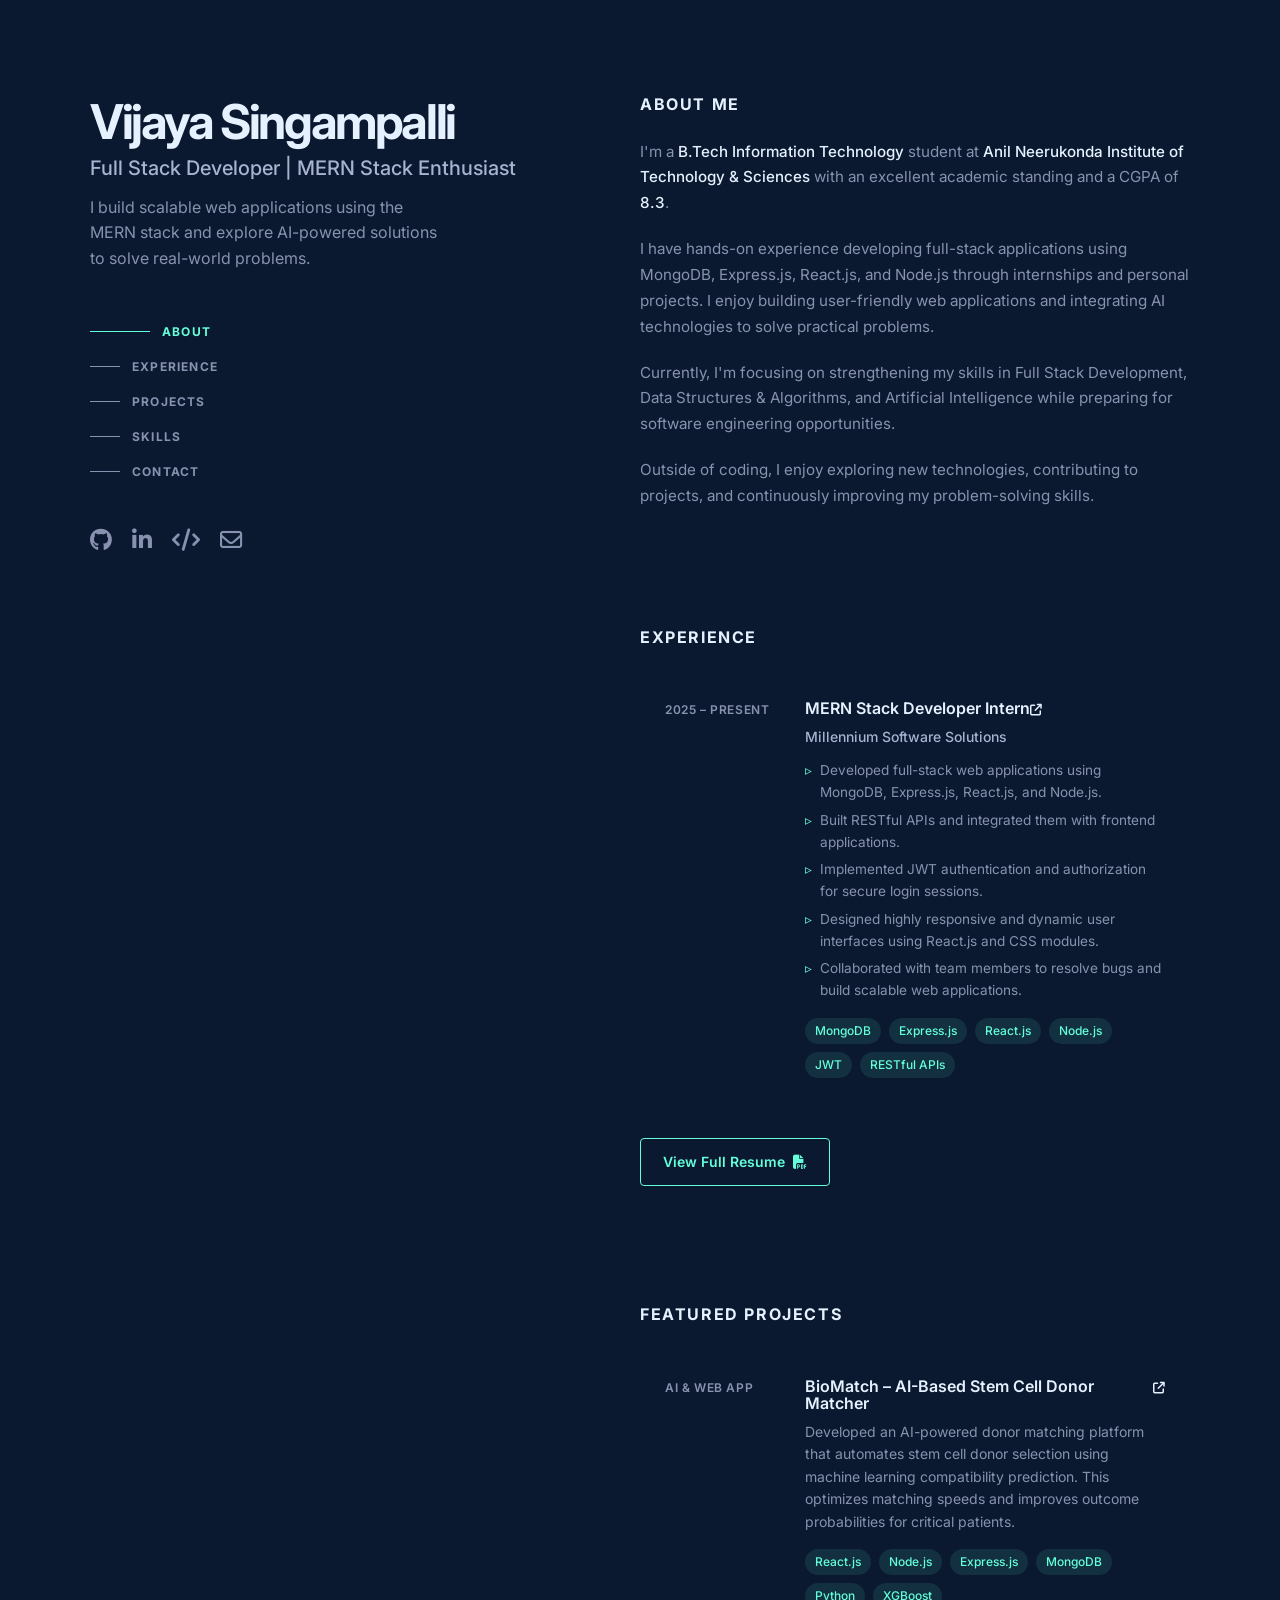
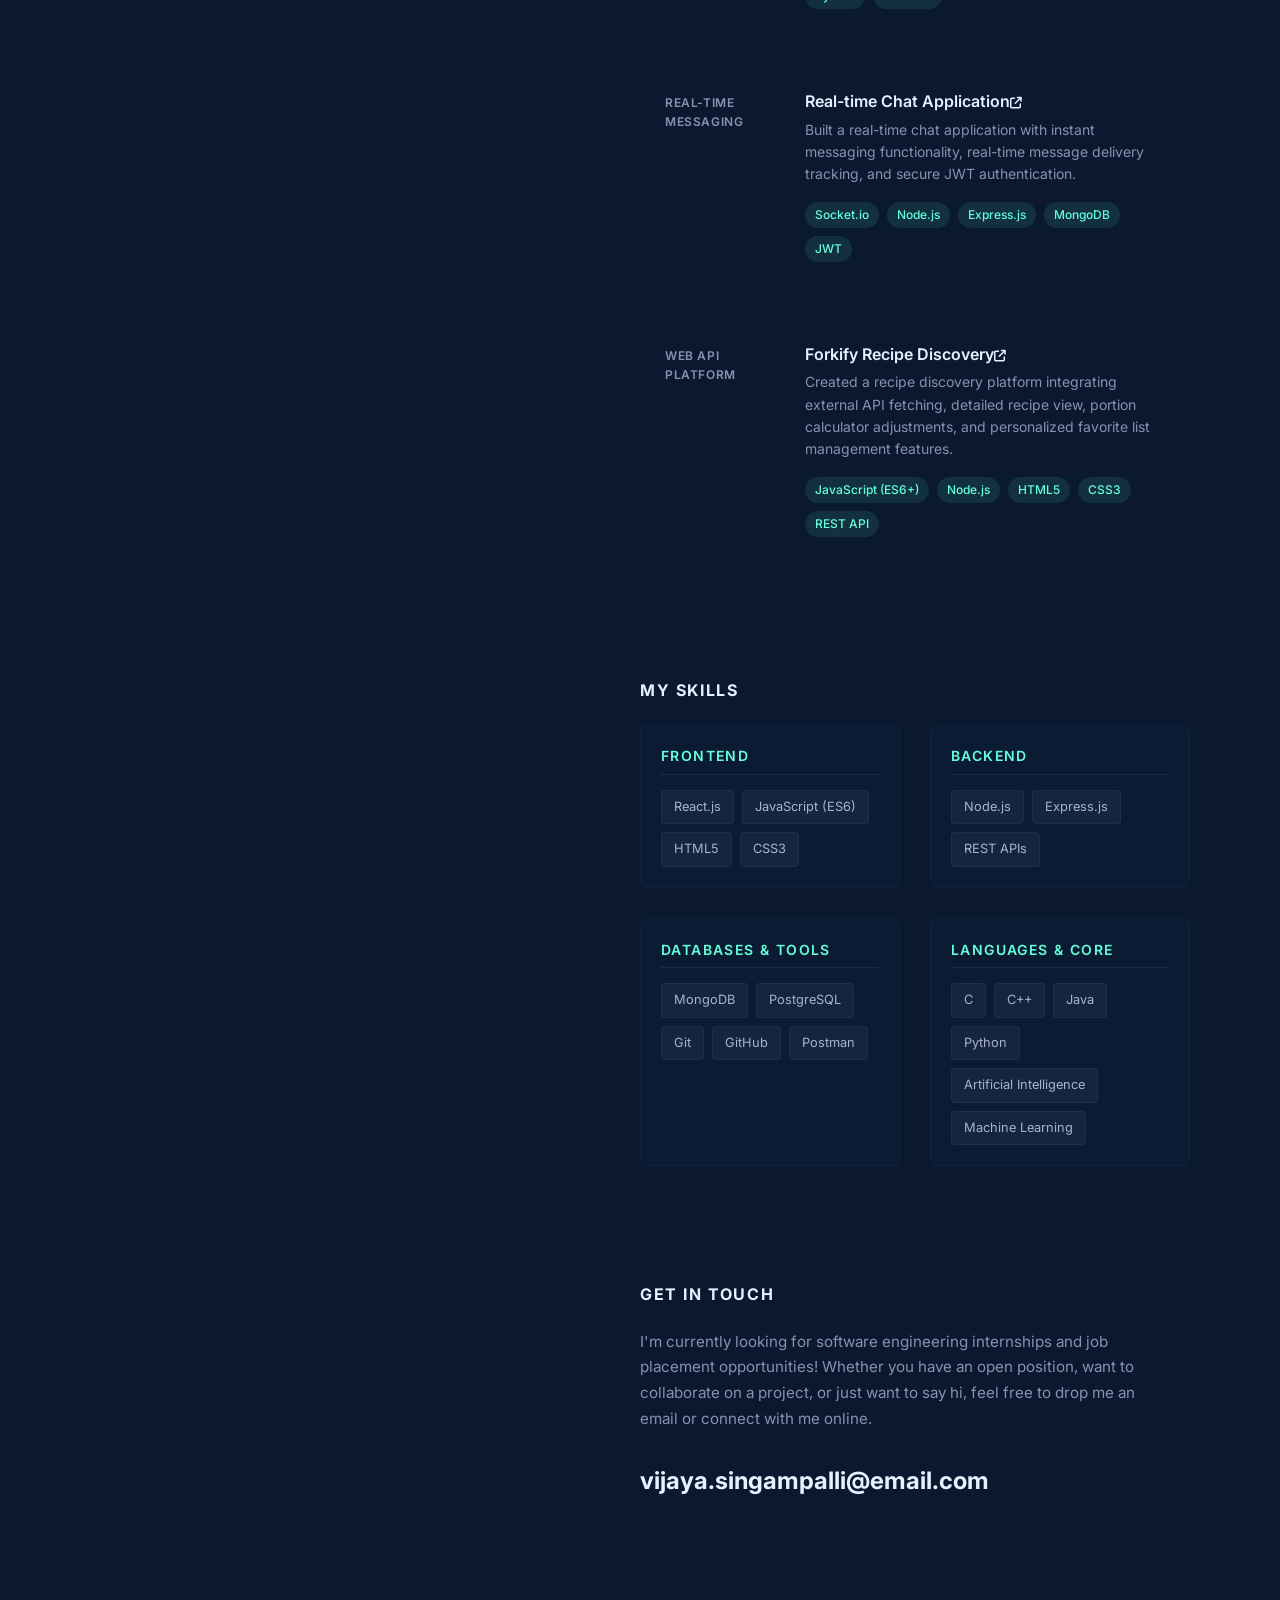
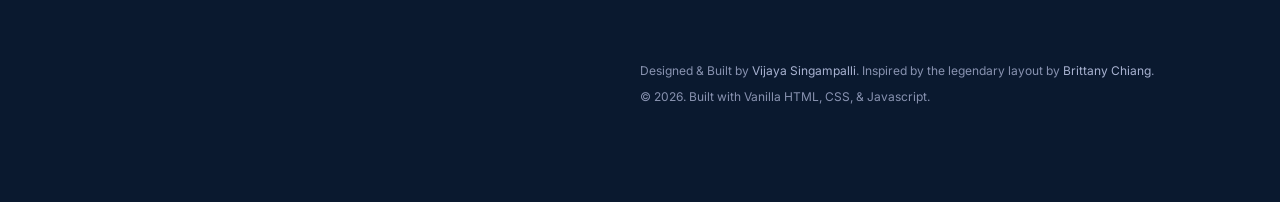
<file: vijaya-portfolio/index.html>
<!DOCTYPE html>
<html lang="en">
<head>
  <meta charset="UTF-8">
  <meta name="viewport" content="width=device-width, initial-scale=1.0">
  <title>Vijaya Singampalli | MERN Stack Developer</title>
  <meta name="description" content="Portfolio of Vijaya Singampalli, a B.Tech IT student & MERN Stack Developer specializing in building scalable web applications and AI-powered solutions.">
  
  <!-- FontAwesome for Social Icons -->
  <link rel="stylesheet" href="https://cdnjs.cloudflare.com/ajax/libs/font-awesome/6.4.0/css/all.min.css">
  
  <!-- Custom Stylesheet -->
  <link rel="stylesheet" href="style.css">
</head>
<body>

  <div class="container">
    
    <!-- Fixed Left Sidebar for Desktop -->
    <header class="sidebar">
      <div class="sidebar-content">
        <!-- Hero Details -->
        <div>
          <h1 class="hero-name">Vijaya Singampalli</h1>
          <h2 class="hero-title">Full Stack Developer | MERN Stack Enthusiast</h2>
          <p class="hero-desc">
            I build scalable web applications using the MERN stack and explore AI-powered solutions to solve real-world problems.
          </p>
          
          <!-- Navigation (Hidden on mobile) -->
          <nav class="nav-menu">
            <a href="#about" class="nav-item active">
              <span class="nav-line"></span>
              <span>About</span>
            </a>
            <a href="#experience" class="nav-item">
              <span class="nav-line"></span>
              <span>Experience</span>
            </a>
            <a href="#projects" class="nav-item">
              <span class="nav-line"></span>
              <span>Projects</span>
            </a>
            <a href="#skills" class="nav-item">
              <span class="nav-line"></span>
              <span>Skills</span>
            </a>
            <a href="#contact" class="nav-item">
              <span class="nav-line"></span>
              <span>Contact</span>
            </a>
          </nav>
        </div>
        
        <!-- Social Connections -->
        <div class="social-links">
          <a href="https://github.com" target="_blank" rel="noopener noreferrer" class="social-icon" title="GitHub" id="github-link">
            <i class="fab fa-github"></i>
          </a>
          <a href="https://linkedin.com" target="_blank" rel="noopener noreferrer" class="social-icon" title="LinkedIn" id="linkedin-link">
            <i class="fab fa-linkedin-in"></i>
          </a>
          <a href="https://leetcode.com" target="_blank" rel="noopener noreferrer" class="social-icon" title="LeetCode" id="leetcode-link">
            <i class="fas fa-code"></i>
          </a>
          <a href="mailto:vijaya.singampalli@email.com" class="social-icon" title="Email" id="email-link">
            <i class="far fa-envelope"></i>
          </a>
        </div>
      </div>
    </header>

    <!-- Scrollable Right Content Panel -->
    <main class="main-content">
      
      <!-- ABOUT SECTION -->
      <section id="about" class="fade-in">
        <div class="mobile-section-header">About</div>
        <h2 class="section-heading">About Me</h2>
        <div class="about-text">
          <p>
            I'm a <strong>B.Tech Information Technology</strong> student at <strong>Anil Neerukonda Institute of Technology & Sciences</strong> with an excellent academic standing and a CGPA of <strong>8.3</strong>.
          </p>
          <p>
            I have hands-on experience developing full-stack applications using MongoDB, Express.js, React.js, and Node.js through internships and personal projects. I enjoy building user-friendly web applications and integrating AI technologies to solve practical problems.
          </p>
          <p>
            Currently, I'm focusing on strengthening my skills in Full Stack Development, Data Structures & Algorithms, and Artificial Intelligence while preparing for software engineering opportunities.
          </p>
          <p>
            Outside of coding, I enjoy exploring new technologies, contributing to projects, and continuously improving my problem-solving skills.
          </p>
        </div>
      </section>

      <!-- EXPERIENCE SECTION -->
      <section id="experience" class="fade-in">
        <div class="mobile-section-header">Experience</div>
        <h2 class="section-heading">Experience</h2>
        <div class="card-list">
          
          <div class="card-item">
            <div class="card-time">2025 – Present</div>
            <div>
              <h3 class="card-header">
                <a href="https://millenniumsoftwaresolutions.com" target="_blank" rel="noopener noreferrer">
                  MERN Stack Developer Intern <i class="fas fa-arrow-up-right-from-square"></i>
                </a>
              </h3>
              <div class="card-subtitle">Millennium Software Solutions</div>
              <ul class="card-desc-list">
                <li>Developed full-stack web applications using MongoDB, Express.js, React.js, and Node.js.</li>
                <li>Built RESTful APIs and integrated them with frontend applications.</li>
                <li>Implemented JWT authentication and authorization for secure login sessions.</li>
                <li>Designed highly responsive and dynamic user interfaces using React.js and CSS modules.</li>
                <li>Collaborated with team members to resolve bugs and build scalable web applications.</li>
              </ul>
              <div class="tag-list">
                <span class="tag">MongoDB</span>
                <span class="tag">Express.js</span>
                <span class="tag">React.js</span>
                <span class="tag">Node.js</span>
                <span class="tag">JWT</span>
                <span class="tag">RESTful APIs</span>
              </div>
            </div>
          </div>
          
        </div>
        
        <div style="margin-top: 25px;">
          <a href="resume.html" class="resume-btn" id="view-resume-btn">
            View Full Resume <i class="fas fa-file-pdf"></i>
          </a>
        </div>
      </section>

      <!-- PROJECTS SECTION -->
      <section id="projects" class="fade-in">
        <div class="mobile-section-header">Projects</div>
        <h2 class="section-heading">Featured Projects</h2>
        <div class="card-list">
          
          <!-- BioMatch Project -->
          <div class="card-item">
            <div class="card-time">AI & Web App</div>
            <div>
              <h3 class="card-header">
                <a href="#biomatch" id="project-biomatch-title">
                  BioMatch – AI-Based Stem Cell Donor Matcher <i class="fas fa-arrow-up-right-from-square"></i>
                </a>
              </h3>
              <p class="card-desc">
                Developed an AI-powered donor matching platform that automates stem cell donor selection using machine learning compatibility prediction. This optimizes matching speeds and improves outcome probabilities for critical patients.
              </p>
              <div class="tag-list">
                <span class="tag">React.js</span>
                <span class="tag">Node.js</span>
                <span class="tag">Express.js</span>
                <span class="tag">MongoDB</span>
                <span class="tag">Python</span>
                <span class="tag">XGBoost</span>
              </div>
            </div>
          </div>

          <!-- Chat Application -->
          <div class="card-item">
            <div class="card-time">Real-time Messaging</div>
            <div>
              <h3 class="card-header">
                <a href="#chatapp" id="project-chatapp-title">
                  Real-time Chat Application <i class="fas fa-arrow-up-right-from-square"></i>
                </a>
              </h3>
              <p class="card-desc">
                Built a real-time chat application with instant messaging functionality, real-time message delivery tracking, and secure JWT authentication.
              </p>
              <div class="tag-list">
                <span class="tag">Socket.io</span>
                <span class="tag">Node.js</span>
                <span class="tag">Express.js</span>
                <span class="tag">MongoDB</span>
                <span class="tag">JWT</span>
              </div>
            </div>
          </div>

          <!-- Forkify Website -->
          <div class="card-item">
            <div class="card-time">Web API Platform</div>
            <div>
              <h3 class="card-header">
                <a href="#forkify" id="project-forkify-title">
                  Forkify Recipe Discovery <i class="fas fa-arrow-up-right-from-square"></i>
                </a>
              </h3>
              <p class="card-desc">
                Created a recipe discovery platform integrating external API fetching, detailed recipe view, portion calculator adjustments, and personalized favorite list management features.
              </p>
              <div class="tag-list">
                <span class="tag">JavaScript (ES6+)</span>
                <span class="tag">Node.js</span>
                <span class="tag">HTML5</span>
                <span class="tag">CSS3</span>
                <span class="tag">REST API</span>
              </div>
            </div>
          </div>

        </div>
      </section>

      <!-- SKILLS SECTION -->
      <section id="skills" class="fade-in">
        <div class="mobile-section-header">Skills</div>
        <h2 class="section-heading">My Skills</h2>
        <div class="skills-grid">
          
          <div class="skill-category">
            <div class="skill-category-title">Frontend</div>
            <div class="skill-items">
              <span class="skill-item">React.js</span>
              <span class="skill-item">JavaScript (ES6)</span>
              <span class="skill-item">HTML5</span>
              <span class="skill-item">CSS3</span>
            </div>
          </div>

          <div class="skill-category">
            <div class="skill-category-title">Backend</div>
            <div class="skill-items">
              <span class="skill-item">Node.js</span>
              <span class="skill-item">Express.js</span>
              <span class="skill-item">REST APIs</span>
            </div>
          </div>

          <div class="skill-category">
            <div class="skill-category-title">Databases & Tools</div>
            <div class="skill-items">
              <span class="skill-item">MongoDB</span>
              <span class="skill-item">PostgreSQL</span>
              <span class="skill-item">Git</span>
              <span class="skill-item">GitHub</span>
              <span class="skill-item">Postman</span>
            </div>
          </div>

          <div class="skill-category">
            <div class="skill-category-title">Languages & Core</div>
            <div class="skill-items">
              <span class="skill-item">C</span>
              <span class="skill-item">C++</span>
              <span class="skill-item">Java</span>
              <span class="skill-item">Python</span>
              <span class="skill-item">Artificial Intelligence</span>
              <span class="skill-item">Machine Learning</span>
            </div>
          </div>
          
        </div>
      </section>

      <!-- CONTACT SECTION -->
      <section id="contact" class="fade-in">
        <div class="mobile-section-header">Contact</div>
        <h2 class="section-heading">Get In Touch</h2>
        <div class="contact-wrapper">
          <p class="contact-text">
            I'm currently looking for software engineering internships and job placement opportunities! Whether you have an open position, want to collaborate on a project, or just want to say hi, feel free to drop me an email or connect with me online.
          </p>
          <a href="mailto:vijaya.singampalli@email.com" class="contact-email-link" id="contact-email-action">
            vijaya.singampalli@email.com
          </a>
        </div>
      </section>

      <!-- Footer Info -->
      <footer class="footer-text">
        <p>
          Designed & Built by <a href="#about">Vijaya Singampalli</a>. Inspired by the legendary layout by <a href="https://brittanychiang.com" target="_blank" rel="noopener noreferrer">Brittany Chiang</a>.
        </p>
        <p style="margin-top: 8px;">
          &copy; 2026. Built with Vanilla HTML, CSS, & Javascript.
        </p>
      </footer>

    </main>

  </div>

  <!-- Custom script file -->
  <script src="script.js"></script>
</body>
</html>
</file>
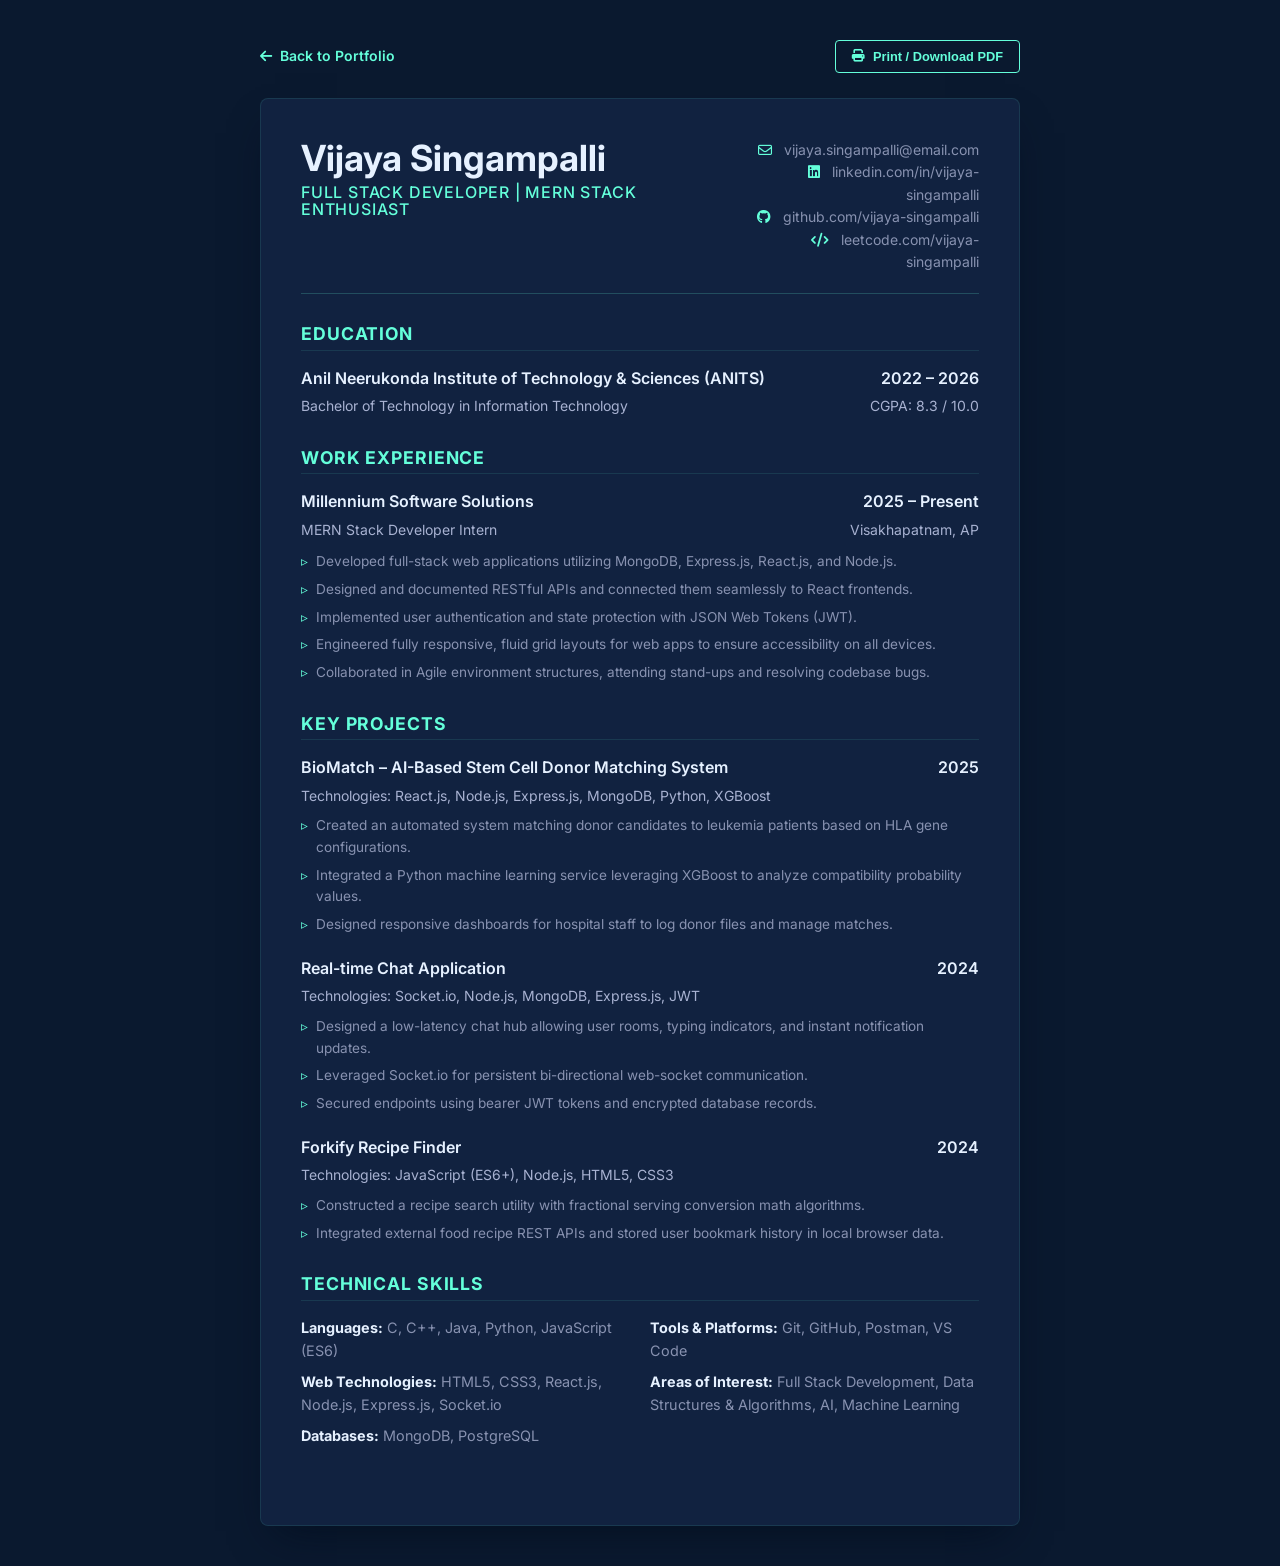
<file: vijaya-portfolio/resume.html>
<!DOCTYPE html>
<html lang="en">
<head>
  <meta charset="UTF-8">
  <meta name="viewport" content="width=device-width, initial-scale=1.0">
  <title>Resume | Vijaya Singampalli</title>
  <meta name="description" content="Professional resume of Vijaya Singampalli, MERN Stack Developer & B.Tech IT Student.">
  
  <!-- FontAwesome for Icons -->
  <link rel="stylesheet" href="https://cdnjs.cloudflare.com/ajax/libs/font-awesome/6.4.0/css/all.min.css">
  
  <!-- Custom Stylesheet -->
  <link rel="stylesheet" href="style.css">
</head>
<body class="resume-body">

  <!-- Floating Navigation Controls for Interactive View -->
  <div class="no-print" style="margin-bottom: 25px; display: flex; justify-content: space-between; align-items: center;">
    <a href="index.html" style="font-size: 0.875rem; font-weight: 600; color: var(--teal); display: inline-flex; align-items: center; gap: 8px;">
      <i class="fas fa-arrow-left"></i> Back to Portfolio
    </a>
    <button onclick="window.print()" class="resume-btn" style="margin-top: 0; padding: 8px 16px; font-size: 0.8rem;">
      <i class="fas fa-print"></i> Print / Download PDF
    </button>
  </div>

  <div class="resume-container">
    
    <!-- HEADER -->
    <header class="resume-header">
      <div>
        <h1 style="font-size: 2.25rem; color: var(--text-lightest); margin-bottom: 5px;">Vijaya Singampalli</h1>
        <h2 style="font-size: 1rem; color: var(--teal); font-weight: 500; letter-spacing: 0.05em; text-transform: uppercase;">
          Full Stack Developer | MERN Stack Enthusiast
        </h2>
      </div>
      <div class="resume-contact-info">
        <p><i class="far fa-envelope" style="color: var(--teal); margin-right: 8px;"></i> vijaya.singampalli@email.com</p>
        <p><i class="fab fa-linkedin" style="color: var(--teal); margin-right: 8px;"></i> linkedin.com/in/vijaya-singampalli</p>
        <p><i class="fab fa-github" style="color: var(--teal); margin-right: 8px;"></i> github.com/vijaya-singampalli</p>
        <p><i class="fas fa-code" style="color: var(--teal); margin-right: 8px;"></i> leetcode.com/vijaya-singampalli</p>
      </div>
    </header>

    <!-- EDUCATION SECTION -->
    <section class="resume-section">
      <h3 class="resume-section-title">Education</h3>
      <div class="resume-item">
        <div class="resume-item-title-row">
          <span>Anil Neerukonda Institute of Technology & Sciences (ANITS)</span>
          <span>2022 – 2026</span>
        </div>
        <div class="resume-item-subtitle-row">
          <span>Bachelor of Technology in Information Technology</span>
          <span>CGPA: 8.3 / 10.0</span>
        </div>
      </div>
    </section>

    <!-- EXPERIENCE SECTION -->
    <section class="resume-section">
      <h3 class="resume-section-title">Work Experience</h3>
      <div class="resume-item">
        <div class="resume-item-title-row">
          <span>Millennium Software Solutions</span>
          <span>2025 – Present</span>
        </div>
        <div class="resume-item-subtitle-row">
          <span>MERN Stack Developer Intern</span>
          <span>Visakhapatnam, AP</span>
        </div>
        <ul class="card-desc-list" style="margin-top: 10px;">
          <li>Developed full-stack web applications utilizing MongoDB, Express.js, React.js, and Node.js.</li>
          <li>Designed and documented RESTful APIs and connected them seamlessly to React frontends.</li>
          <li>Implemented user authentication and state protection with JSON Web Tokens (JWT).</li>
          <li>Engineered fully responsive, fluid grid layouts for web apps to ensure accessibility on all devices.</li>
          <li>Collaborated in Agile environment structures, attending stand-ups and resolving codebase bugs.</li>
        </ul>
      </div>
    </section>

    <!-- PROJECTS SECTION -->
    <section class="resume-section">
      <h3 class="resume-section-title">Key Projects</h3>
      
      <!-- BioMatch -->
      <div class="resume-item">
        <div class="resume-item-title-row">
          <span>BioMatch – AI-Based Stem Cell Donor Matching System</span>
          <span>2025</span>
        </div>
        <div class="resume-item-subtitle-row">
          <span>Technologies: React.js, Node.js, Express.js, MongoDB, Python, XGBoost</span>
        </div>
        <ul class="card-desc-list" style="margin-top: 8px;">
          <li>Created an automated system matching donor candidates to leukemia patients based on HLA gene configurations.</li>
          <li>Integrated a Python machine learning service leveraging XGBoost to analyze compatibility probability values.</li>
          <li>Designed responsive dashboards for hospital staff to log donor files and manage matches.</li>
        </ul>
      </div>

      <!-- Chat Application -->
      <div class="resume-item">
        <div class="resume-item-title-row">
          <span>Real-time Chat Application</span>
          <span>2024</span>
        </div>
        <div class="resume-item-subtitle-row">
          <span>Technologies: Socket.io, Node.js, MongoDB, Express.js, JWT</span>
        </div>
        <ul class="card-desc-list" style="margin-top: 8px;">
          <li>Designed a low-latency chat hub allowing user rooms, typing indicators, and instant notification updates.</li>
          <li>Leveraged Socket.io for persistent bi-directional web-socket communication.</li>
          <li>Secured endpoints using bearer JWT tokens and encrypted database records.</li>
        </ul>
      </div>

      <!-- Forkify -->
      <div class="resume-item">
        <div class="resume-item-title-row">
          <span>Forkify Recipe Finder</span>
          <span>2024</span>
        </div>
        <div class="resume-item-subtitle-row">
          <span>Technologies: JavaScript (ES6+), Node.js, HTML5, CSS3</span>
        </div>
        <ul class="card-desc-list" style="margin-top: 8px;">
          <li>Constructed a recipe search utility with fractional serving conversion math algorithms.</li>
          <li>Integrated external food recipe REST APIs and stored user bookmark history in local browser data.</li>
        </ul>
      </div>
    </section>

    <!-- SKILLS SECTION -->
    <section class="resume-section">
      <h3 class="resume-section-title">Technical Skills</h3>
      <div style="display: grid; grid-template-columns: 1fr 1fr; gap: 20px; font-size: 0.9rem;">
        <div>
          <p style="margin-bottom: 8px;"><strong style="color: var(--text-lightest);">Languages:</strong> C, C++, Java, Python, JavaScript (ES6)</p>
          <p style="margin-bottom: 8px;"><strong style="color: var(--text-lightest);">Web Technologies:</strong> HTML5, CSS3, React.js, Node.js, Express.js, Socket.io</p>
          <p style="margin-bottom: 8px;"><strong style="color: var(--text-lightest);">Databases:</strong> MongoDB, PostgreSQL</p>
        </div>
        <div>
          <p style="margin-bottom: 8px;"><strong style="color: var(--text-lightest);">Tools & Platforms:</strong> Git, GitHub, Postman, VS Code</p>
          <p style="margin-bottom: 8px;"><strong style="color: var(--text-lightest);">Areas of Interest:</strong> Full Stack Development, Data Structures & Algorithms, AI, Machine Learning</p>
        </div>
      </div>
    </section>

  </div>

</body>
</html>
</file>
<file: vijaya-portfolio/style.css>
/* 
   Style sheet for Vijaya Singampalli's Portfolio
   Inspired by Brittany Chiang's design aesthetics
*/

@import url('https://fonts.googleapis.com/css2?family=Inter:wght@300;400;500;600;700&display=swap');

:root {
  /* Color Palette - Dark Navy Theme */
  --bg-navy: #0a192f;
  --bg-navy-light: #112240;
  --bg-navy-lightest: #233554;
  --text-slate: #8892b0;
  --text-light-slate: #a8b2d1;
  --text-lightest: #e6f1ff;
  --teal: #64ffda;
  --teal-tint: rgba(100, 255, 218, 0.1);
  --white: #ffffff;
  
  /* Fonts */
  --font-sans: 'Inter', -apple-system, system-ui, sans-serif;
  
  /* Transitions */
  --transition-fast: all 0.2s cubic-bezier(0.645, 0.045, 0.355, 1);
  --transition-slow: all 0.4s cubic-bezier(0.645, 0.045, 0.355, 1);
  
  /* Spotlight position (updated dynamically via JS) */
  --mouse-x: 50%;
  --mouse-y: 50%;
}

/* Base resets & styles */
* {
  box-sizing: border-box;
  margin: 0;
  padding: 0;
  scroll-behavior: smooth;
}

body {
  background-color: var(--bg-navy);
  color: var(--text-slate);
  font-family: var(--font-sans);
  font-size: 16px;
  line-height: 1.6;
  -webkit-font-smoothing: antialiased;
  -moz-osx-font-smoothing: grayscale;
  overflow-x: hidden;
  position: relative;
  min-height: 100vh;
}

/* Mouse Glow Spotlight Background */
body::before {
  content: '';
  position: fixed;
  top: 0;
  left: 0;
  width: 100%;
  height: 100%;
  z-index: 1;
  pointer-events: none;
  background: radial-gradient(
    600px cubic-bezier(0.1, 0.8, 0.3, 1) at var(--mouse-x) var(--mouse-y),
    rgba(29, 78, 216, 0.15),
    transparent 80%
  );
  transition: opacity 0.3s ease;
}

/* Custom Scrollbar */
::-webkit-scrollbar {
  width: 12px;
}
::-webkit-scrollbar-track {
  background: var(--bg-navy);
}
::-webkit-scrollbar-thumb {
  background-color: var(--bg-navy-lightest);
  border: 3px solid var(--bg-navy);
  border-radius: 10px;
}
::-webkit-scrollbar-thumb:hover {
  background-color: var(--text-slate);
}

/* Layout Grid */
.container {
  max-width: 1200px;
  margin: 0 auto;
  padding: 0 50px;
  display: flex;
  justify-content: space-between;
  gap: 50px;
  position: relative;
  z-index: 2;
}

/* Sidebar Layout (Left column) */
.sidebar {
  position: fixed;
  top: 0;
  bottom: 0;
  left: auto;
  width: 45%;
  max-width: 480px;
  padding: 96px 0;
  display: flex;
  flex-direction: column;
  justify-content: space-between;
  height: 100vh;
  pointer-events: none; /* Let clicks pass through except for links */
}

.sidebar-content {
  pointer-events: auto; /* Re-enable pointer events for links */
}

.main-content {
  width: 50%;
  margin-left: auto;
  padding: 96px 0;
  display: flex;
  flex-direction: column;
  gap: 120px;
}

/* Typography & Interactive elements */
a {
  color: var(--text-lightest);
  text-decoration: none;
  transition: var(--transition-fast);
}

a:hover {
  color: var(--teal);
}

h1, h2, h3, h4 {
  color: var(--text-lightest);
  font-weight: 700;
  line-height: 1.1;
}

/* Hero Section */
.hero-name {
  font-size: 3rem;
  font-weight: 700;
  color: var(--text-lightest);
  letter-spacing: -0.05em;
  margin-bottom: 8px;
}

.hero-title {
  font-size: 1.25rem;
  font-weight: 500;
  color: var(--text-light-slate);
  margin-bottom: 16px;
}

.hero-desc {
  font-size: 1rem;
  color: var(--text-slate);
  max-width: 350px;
  margin-bottom: 30px;
}

/* Navigation Links */
.nav-menu {
  display: flex;
  flex-direction: column;
  gap: 16px;
  margin-top: 50px;
}

.nav-item {
  display: flex;
  align-items: center;
  gap: 12px;
  font-size: 0.75rem;
  font-weight: 700;
  letter-spacing: 0.1em;
  text-transform: uppercase;
  color: var(--text-slate);
  transition: var(--transition-fast);
}

.nav-line {
  width: 30px;
  height: 1px;
  background-color: var(--text-slate);
  transition: var(--transition-fast);
}

.nav-item:hover, .nav-item.active {
  color: var(--text-lightest);
}

.nav-item:hover .nav-line, .nav-item.active .nav-line {
  width: 60px;
  background-color: var(--text-lightest);
}

.nav-item.active {
  color: var(--teal) !important;
}

.nav-item.active .nav-line {
  background-color: var(--teal) !important;
  width: 60px;
}

/* Social Icons */
.social-links {
  display: flex;
  gap: 20px;
  margin-top: 40px;
  pointer-events: auto;
}

.social-icon {
  font-size: 1.4rem;
  color: var(--text-slate);
  transition: var(--transition-fast);
}

.social-icon:hover {
  color: var(--teal);
  transform: translateY(-3px);
}

/* Section styling */
.section-heading {
  font-size: 1rem;
  font-weight: 700;
  text-transform: uppercase;
  letter-spacing: 0.1em;
  color: var(--text-lightest);
  margin-bottom: 25px;
  display: flex;
  align-items: center;
}

/* Sticky Headers for Mobile Screen */
.mobile-section-header {
  display: none;
}

/* About Section */
.about-text {
  display: flex;
  flex-direction: column;
  gap: 20px;
  font-size: 0.95rem;
  color: var(--text-slate);
}

.about-text p {
  line-height: 1.7;
}

.about-text strong {
  color: var(--text-lightest);
  font-weight: 500;
}

/* Experience / Project Card Layout */
.card-list {
  display: flex;
  flex-direction: column;
  gap: 30px;
}

/* Hover group styling: when hovering over container, other cards dim */
.card-list:hover .card-item {
  opacity: 0.6;
}

.card-list:hover .card-item:hover {
  opacity: 1;
}

.card-item {
  display: grid;
  grid-template-columns: 1fr 3fr;
  gap: 20px;
  padding: 24px;
  border-radius: 8px;
  transition: var(--transition-slow);
  background-color: transparent;
  border: 1px solid transparent;
}

.card-item:hover {
  background-color: rgba(17, 34, 64, 0.5);
  border-color: rgba(100, 255, 218, 0.1);
  box-shadow: 0 10px 30px -15px rgba(2, 12, 27, 0.7);
  transform: translateY(-4px);
  backdrop-filter: blur(5px);
  -webkit-backdrop-filter: blur(5px);
}

.card-time {
  font-size: 0.75rem;
  font-weight: 600;
  text-transform: uppercase;
  letter-spacing: 0.05em;
  color: var(--text-slate);
  margin-top: 4px;
}

.card-header {
  font-size: 1rem;
  font-weight: 600;
  color: var(--text-lightest);
  margin-bottom: 8px;
  display: inline-flex;
  align-items: baseline;
  gap: 6px;
}

.card-header a {
  display: inline-flex;
  align-items: baseline;
  color: var(--text-lightest);
}

.card-header a i {
  font-size: 0.75rem;
  transition: var(--transition-fast);
}

.card-item:hover .card-header a {
  color: var(--teal);
}

.card-item:hover .card-header a i {
  transform: translate(3px, -3px);
}

.card-subtitle {
  font-size: 0.875rem;
  color: var(--text-light-slate);
  margin-bottom: 12px;
  font-weight: 500;
}

.card-desc {
  font-size: 0.875rem;
  color: var(--text-slate);
  margin-bottom: 16px;
  line-height: 1.6;
}

.card-desc-list {
  list-style: none;
  font-size: 0.85rem;
  color: var(--text-slate);
  display: flex;
  flex-direction: column;
  gap: 6px;
  margin-bottom: 16px;
}

.card-desc-list li {
  position: relative;
  padding-left: 15px;
}

.card-desc-list li::before {
  content: '▹';
  position: absolute;
  left: 0;
  color: var(--teal);
}

.tag-list {
  display: flex;
  flex-wrap: wrap;
  gap: 8px;
}

.tag {
  font-size: 0.75rem;
  font-weight: 500;
  color: var(--teal);
  background-color: var(--teal-tint);
  padding: 4px 10px;
  border-radius: 100px;
  line-height: 1.5;
}

/* Skills Section Grid layout */
.skills-grid {
  display: grid;
  grid-template-columns: repeat(2, 1fr);
  gap: 30px;
}

.skill-category {
  background-color: rgba(17, 34, 64, 0.3);
  border: 1px solid rgba(23, 42, 69, 0.5);
  border-radius: 8px;
  padding: 20px;
  transition: var(--transition-fast);
}

.skill-category:hover {
  background-color: rgba(17, 34, 64, 0.6);
  border-color: rgba(100, 255, 218, 0.15);
}

.skill-category-title {
  font-size: 0.875rem;
  text-transform: uppercase;
  letter-spacing: 0.1em;
  color: var(--teal);
  margin-bottom: 15px;
  font-weight: 600;
  border-bottom: 1px solid rgba(100, 255, 218, 0.1);
  padding-bottom: 6px;
}

.skill-items {
  display: flex;
  flex-wrap: wrap;
  gap: 8px;
}

.skill-item {
  font-size: 0.8rem;
  background-color: rgba(35, 53, 84, 0.4);
  color: var(--text-light-slate);
  padding: 6px 12px;
  border-radius: 4px;
  border: 1px solid rgba(233, 233, 233, 0.05);
  transition: var(--transition-fast);
}

.skill-item:hover {
  border-color: var(--teal);
  color: var(--text-lightest);
  background-color: rgba(17, 34, 64, 0.8);
}

/* Resume button link in Experience */
.resume-btn {
  display: inline-flex;
  align-items: center;
  gap: 8px;
  font-size: 0.875rem;
  font-weight: 600;
  color: var(--teal);
  border: 1px solid var(--teal);
  padding: 12px 22px;
  border-radius: 4px;
  background-color: transparent;
  transition: var(--transition-fast);
  margin-top: 10px;
  cursor: pointer;
  width: fit-content;
}

.resume-btn:hover {
  background-color: var(--teal-tint);
  transform: translateY(-2px);
}

/* Contact Section */
.contact-wrapper {
  display: flex;
  flex-direction: column;
  gap: 20px;
  max-width: 500px;
}

.contact-text {
  font-size: 0.95rem;
  line-height: 1.7;
}

.contact-email-link {
  font-size: 1.5rem;
  font-weight: 700;
  color: var(--text-lightest);
  border-bottom: 2px solid transparent;
  width: fit-content;
  transition: var(--transition-fast);
  margin-top: 10px;
}

.contact-email-link:hover {
  color: var(--teal);
  border-color: var(--teal);
}

/* Footer Section */
.footer-text {
  font-size: 0.75rem;
  line-height: 1.5;
  color: var(--text-slate);
  margin-top: 40px;
}

.footer-text a {
  color: var(--text-light-slate);
}

.footer-text a:hover {
  color: var(--teal);
}

/* Fade-in transitions (for scroll animations) */
.fade-in {
  opacity: 0;
  transform: translateY(30px);
  transition: opacity 0.8s ease-out, transform 0.8s cubic-bezier(0.16, 1, 0.3, 1);
}

.fade-in.visible {
  opacity: 1;
  transform: translateY(0);
}

/* ==========================================================================
   Responsive Breakpoints
   ========================================================================== */

/* Tablet & Smaller Screens */
@media (max-width: 1024px) {
  .container {
    padding: 0 40px;
    gap: 30px;
  }
  
  .sidebar {
    width: 40%;
    padding: 80px 0;
  }
  
  .main-content {
    width: 55%;
    padding: 80px 0;
  }
  
  .hero-name {
    font-size: 2.5rem;
  }
}

/* Mobile Screens (Stacked Layout) */
@media (max-width: 768px) {
  body::before {
    /* Spotlight can be smaller or disabled on mobile to improve performance */
    background: radial-gradient(
      300px cubic-bezier(0.1, 0.8, 0.3, 1) at var(--mouse-x) var(--mouse-y),
      rgba(29, 78, 216, 0.12),
      transparent 80%
    );
  }

  .container {
    flex-direction: column;
    padding: 0 24px;
    gap: 0;
  }
  
  .sidebar {
    position: relative;
    width: 100%;
    max-width: none;
    height: auto;
    padding: 60px 0 0 0;
  }
  
  .main-content {
    width: 100%;
    margin-left: 0;
    padding: 40px 0 60px 0;
    gap: 80px;
  }
  
  .hero-desc {
    max-width: 100%;
    margin-bottom: 20px;
  }
  
  /* Hide sidebar navigation menu on mobile because user scrolls straight through */
  .sidebar-content nav {
    display: none;
  }
  
  /* Mobile sticky headers for each section */
  .mobile-section-header {
    display: block;
    position: -webkit-sticky;
    position: sticky;
    top: 0;
    z-index: 10;
    width: calc(100% + 48px);
    margin-left: -24px;
    padding: 16px 24px;
    background-color: rgba(10, 25, 47, 0.85);
    backdrop-filter: blur(10px);
    -webkit-backdrop-filter: blur(10px);
    font-size: 0.875rem;
    font-weight: 700;
    text-transform: uppercase;
    letter-spacing: 0.1em;
    color: var(--teal);
    border-bottom: 1px solid rgba(100, 255, 218, 0.05);
    margin-bottom: 25px;
  }
  
  .main-content section {
    scroll-margin-top: 70px;
  }
  
  .section-heading {
    display: none; /* Hide the regular headers inside section on mobile since sticky header exists */
  }
  
  .card-item {
    grid-template-columns: 1fr;
    gap: 10px;
    padding: 16px;
  }
  
  .card-time {
    margin-top: 0;
    margin-bottom: 4px;
  }
  
  .skills-grid {
    grid-template-columns: 1fr;
    gap: 20px;
  }
}

/* ==========================================================================
   Resume Specific Styling (Embedded within resume.html)
   ========================================================================== */
.resume-body {
  background-color: var(--bg-navy);
  color: var(--text-slate);
  padding: 40px 20px;
  max-width: 800px;
  margin: 0 auto;
}

.resume-container {
  background-color: var(--bg-navy-light);
  border: 1px solid rgba(100, 255, 218, 0.1);
  border-radius: 8px;
  padding: 40px;
  box-shadow: 0 20px 40px -15px rgba(2, 12, 27, 0.7);
}

.resume-header {
  border-bottom: 1px solid rgba(100, 255, 218, 0.2);
  padding-bottom: 20px;
  margin-bottom: 30px;
  display: flex;
  justify-content: space-between;
  align-items: flex-start;
}

.resume-contact-info {
  text-align: right;
  font-size: 0.875rem;
}

.resume-section {
  margin-bottom: 30px;
}

.resume-section-title {
  font-size: 1.1rem;
  text-transform: uppercase;
  color: var(--teal);
  letter-spacing: 0.05em;
  border-bottom: 1px solid rgba(100, 255, 218, 0.1);
  padding-bottom: 6px;
  margin-bottom: 15px;
}

.resume-item {
  margin-bottom: 20px;
}

.resume-item-title-row {
  display: flex;
  justify-content: space-between;
  font-weight: 600;
  color: var(--text-lightest);
  margin-bottom: 4px;
}

.resume-item-subtitle-row {
  display: flex;
  justify-content: space-between;
  font-size: 0.875rem;
  color: var(--text-light-slate);
  margin-bottom: 8px;
}

/* Print Styles for Resume */
@media print {
  body, .resume-body {
    background-color: #ffffff !important;
    color: #333333 !important;
    padding: 0 !important;
  }
  .resume-container {
    background-color: #ffffff !important;
    border: none !important;
    padding: 0 !important;
    box-shadow: none !important;
  }
  h1, h2, h3, h4, .resume-item-title-row, .resume-item-subtitle-row {
    color: #111111 !important;
  }
  .resume-section-title {
    color: #000000 !important;
    border-bottom-color: #333333 !important;
  }
  .resume-body::before, body::before {
    display: none !important;
  }
  .tag {
    background-color: #eeeeee !important;
    color: #333333 !important;
    border: 1px solid #cccccc !important;
  }
  .no-print {
    display: none !important;
  }
  .card-desc-list li::before {
    color: #000000 !important;
  }
}
</file>
